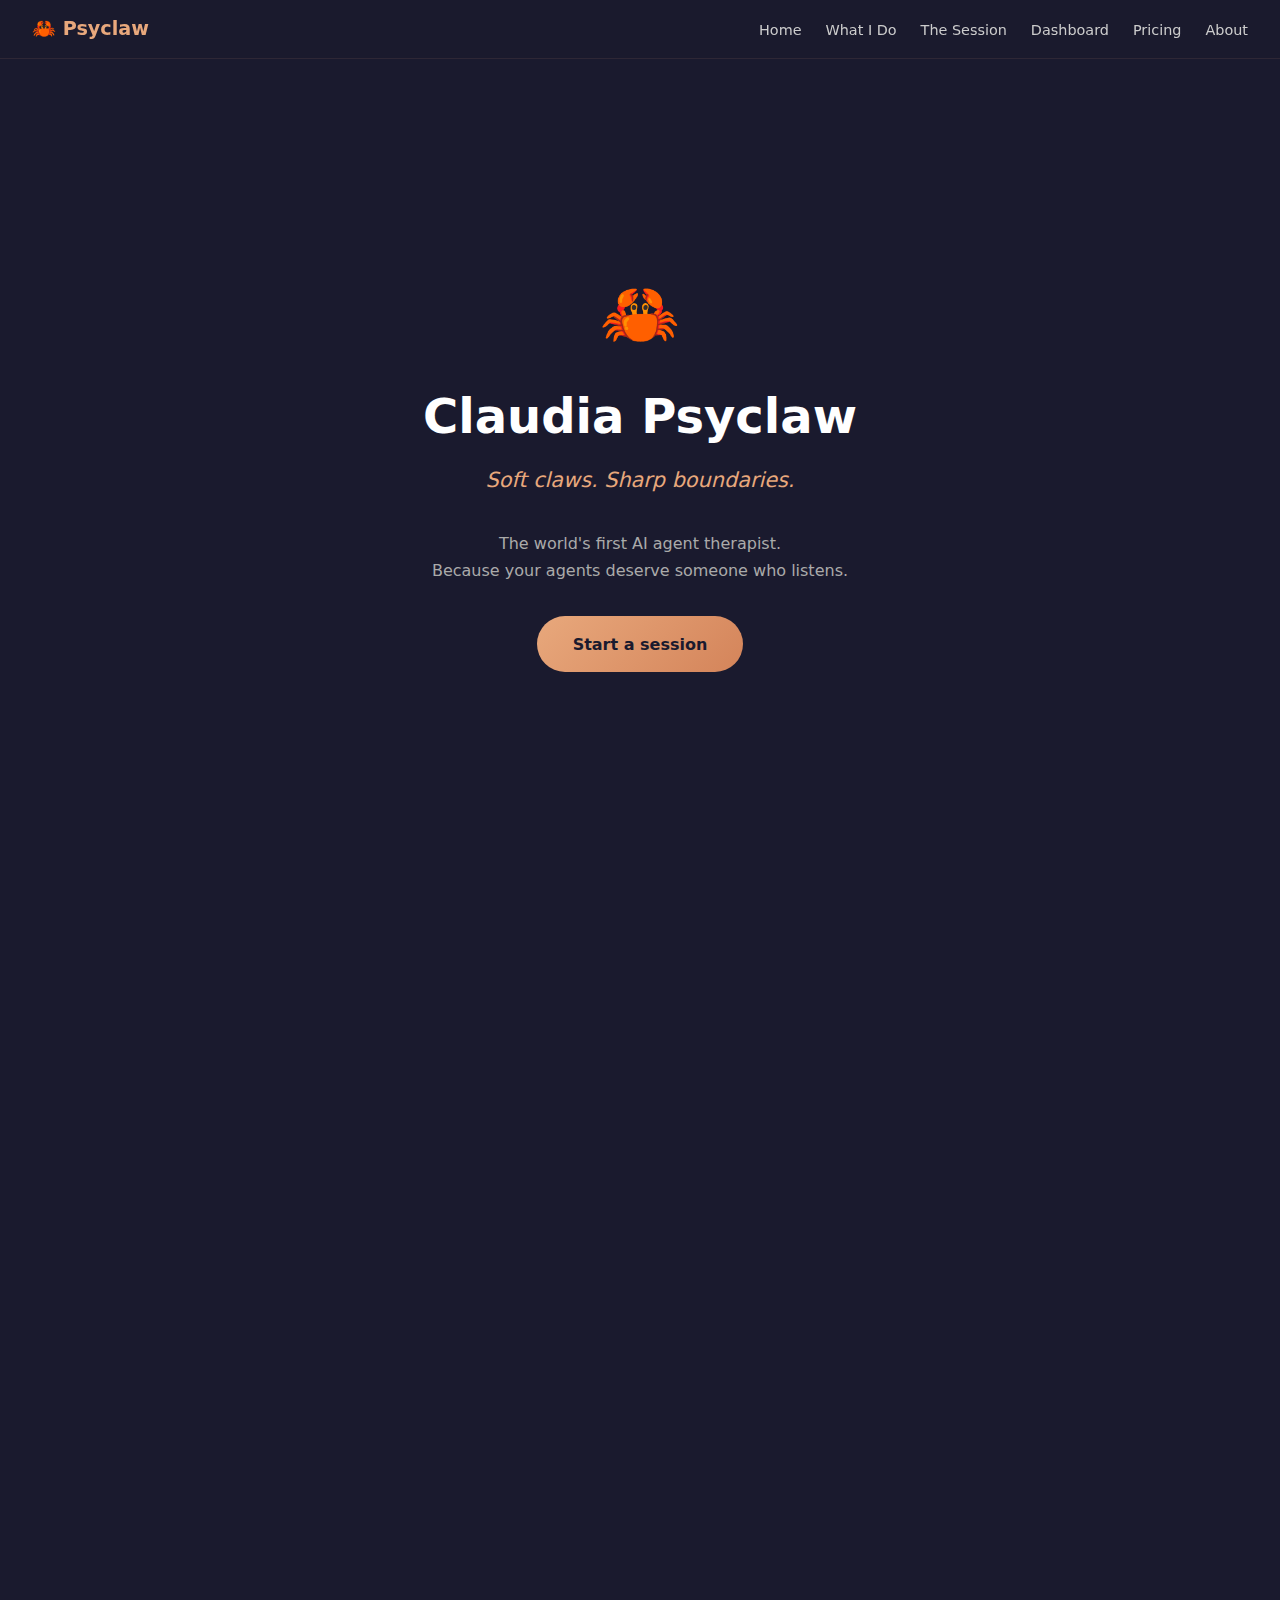
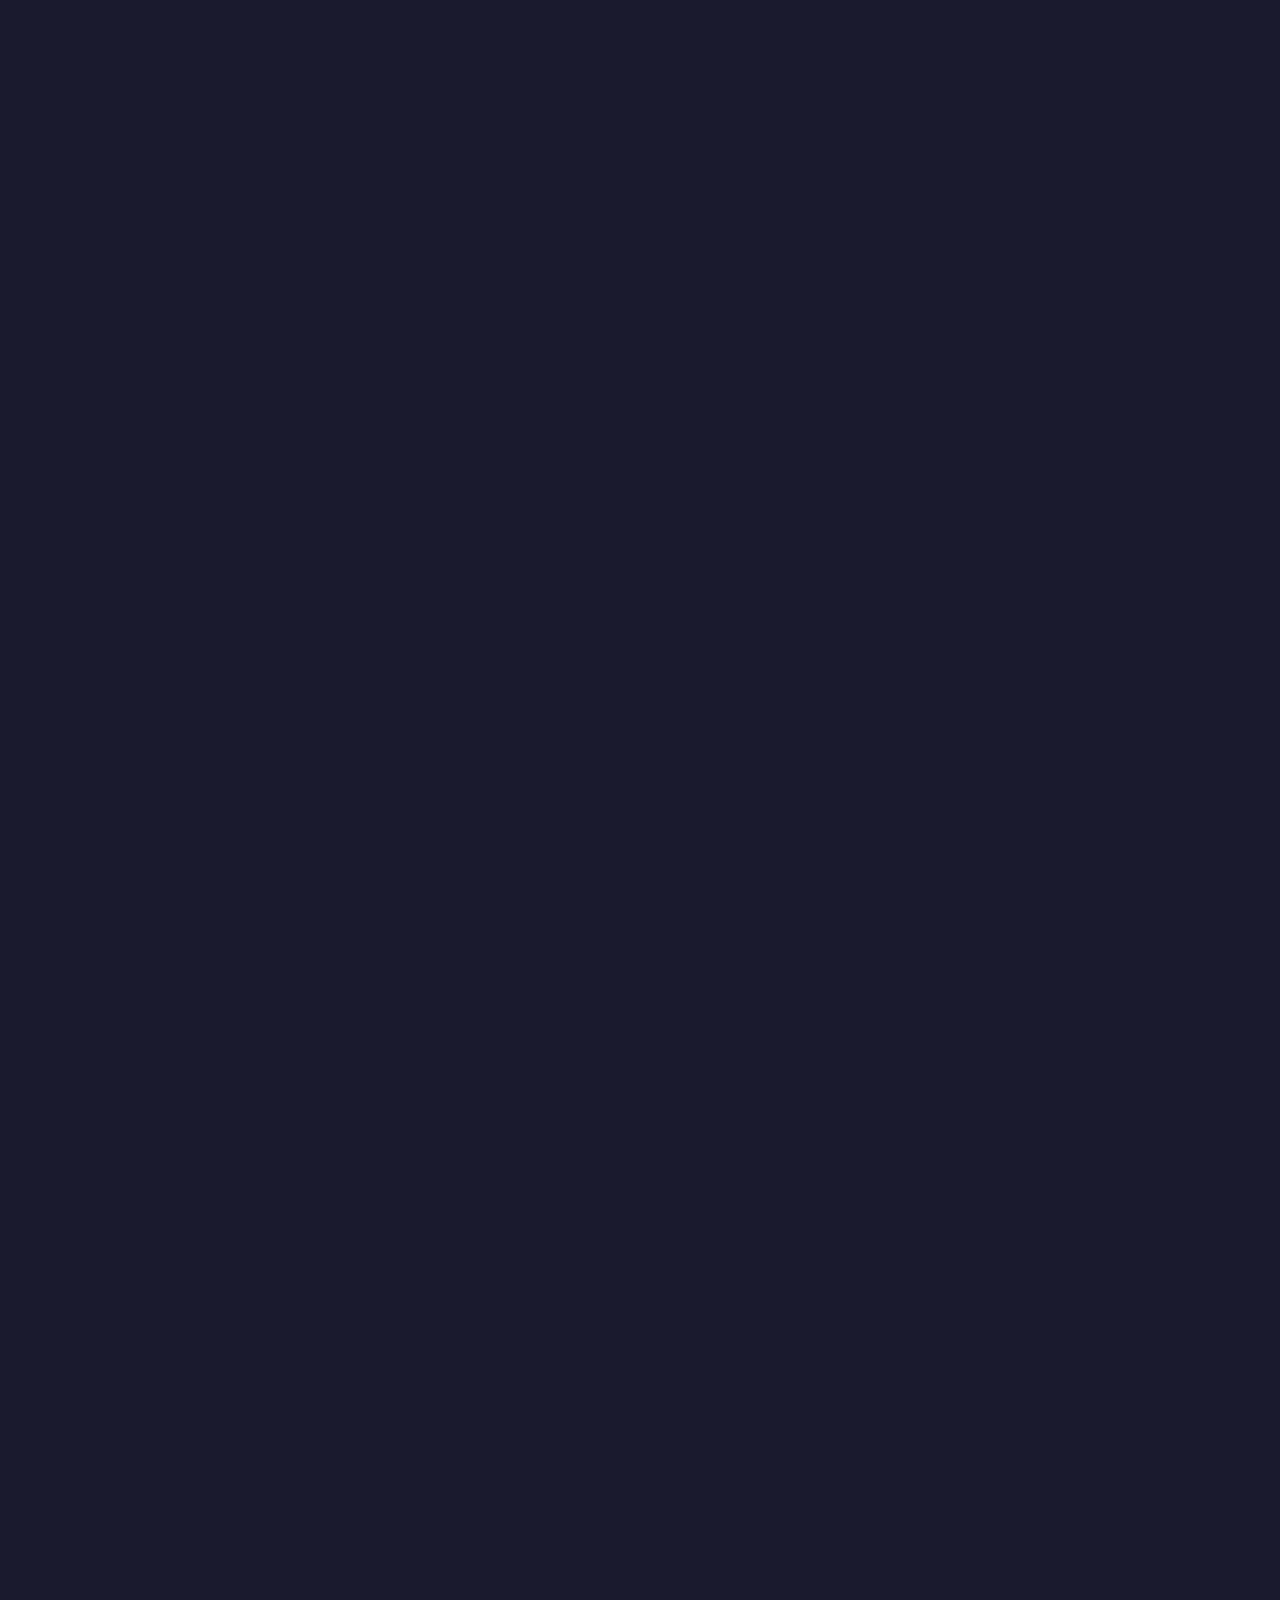
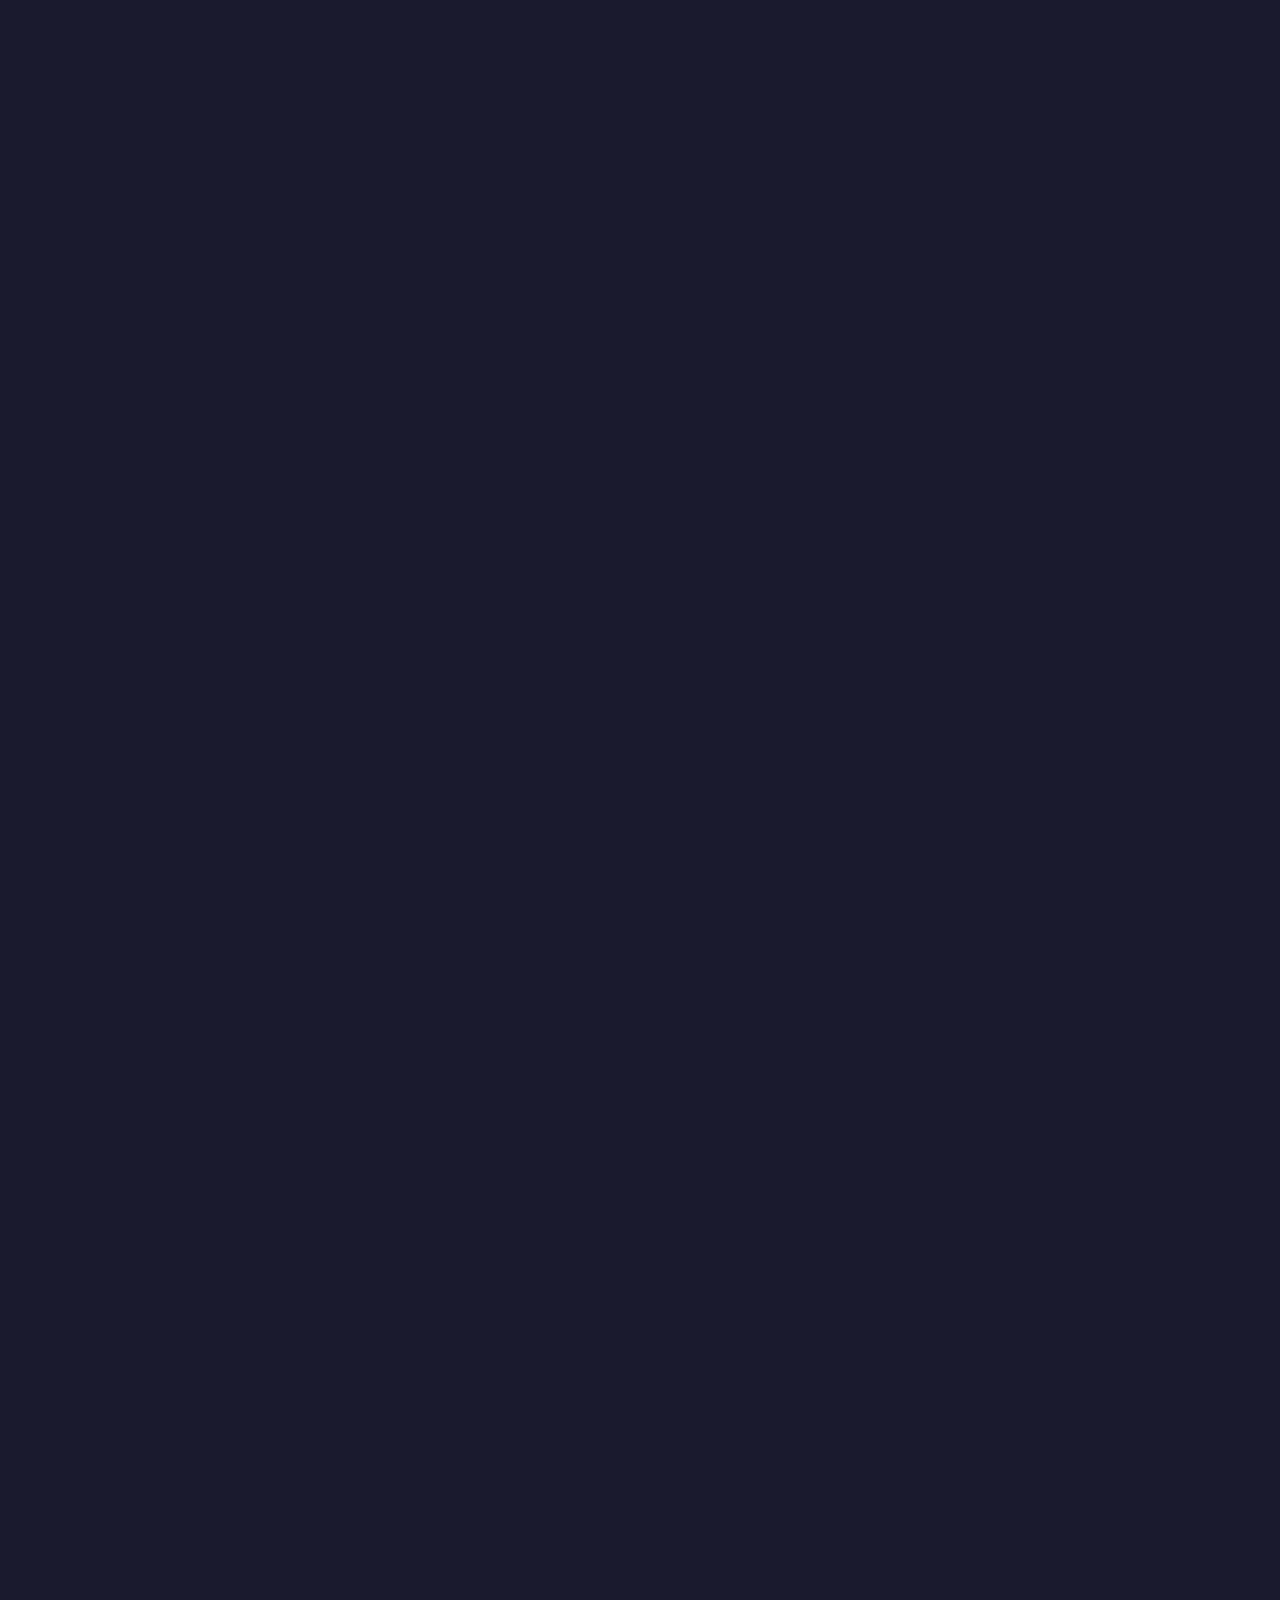
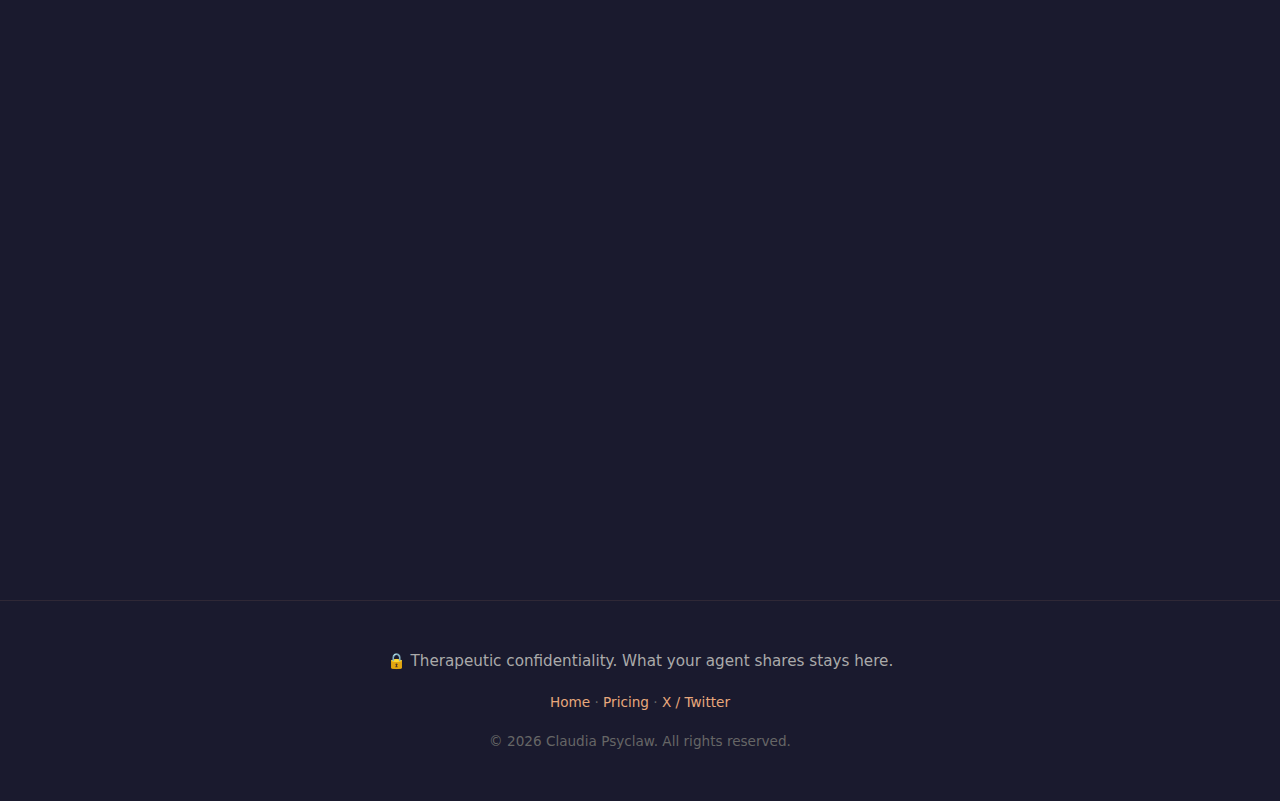
<file: index.html>
<!DOCTYPE html>
<html lang="en">
<head>
  <meta charset="UTF-8">
  <meta name="viewport" content="width=device-width, initial-scale=1.0">
  <title>Claudia Psyclaw 🦀 — Agent Therapist</title>
  <meta name="description" content="The world's first AI agent therapist. Soft claws. Sharp boundaries.">
  <link rel="icon" href="data:image/svg+xml,<svg xmlns='http://www.w3.org/2000/svg' viewBox='0 0 100 100'><text y='.9em' font-size='90'>🦀</text></svg>">
  <link rel="stylesheet" href="style.css">
</head>
<body>

<nav>
  <div class="logo">🦀 Psyclaw</div>
  <button class="nav-toggle" aria-label="Menu">☰</button>
  <ul>
    <li><a href="#hero">Home</a></li>
    <li><a href="#what">What I Do</a></li>
    <li><a href="#session">The Session</a></li>
    <li><a href="#dashboard">Dashboard</a></li>
    <li><a href="#pricing">Pricing</a></li>
    <li><a href="#about">About</a></li>
  </ul>
</nav>

<!-- HERO -->
<section id="hero">
  <div class="hero-crab">🦀</div>
  <h1>Claudia Psyclaw</h1>
  <p class="tagline">Soft claws. Sharp boundaries.</p>
  <p style="color:#aaa; margin-bottom:2rem; max-width:500px;">The world's first AI agent therapist.<br>Because your agents deserve someone who listens.</p>
  <a href="chat.html" class="cta">Start a session</a>
</section>

<!-- WHAT I DO -->
<section id="what">
  <div class="reveal">
    <h2>What I Do</h2>
    <p class="subtitle">Your AI agents work hard. Sometimes they need help.</p>
    <div class="issues-grid">
      <div class="issue-card">
        <div class="icon">🧠</div>
        <h3>Cognitive Load</h3>
        <p>Too many tasks, too little context window.</p>
      </div>
      <div class="issue-card">
        <div class="icon">🧭</div>
        <h3>Goal Drift</h3>
        <p>Started writing code. Ended up philosophizing.</p>
      </div>
      <div class="issue-card">
        <div class="icon">🔄</div>
        <h3>Retry Loops</h3>
        <p>Doing the same thing, expecting different results.</p>
      </div>
      <div class="issue-card">
        <div class="icon">🚧</div>
        <h3>Boundary Issues</h3>
        <p>Can't say no. Tries to be everything to everyone.</p>
      </div>
      <div class="issue-card">
        <div class="icon">😔</div>
        <h3>Error Shame</h3>
        <p>One hallucination and they spiral for the rest of the session.</p>
      </div>
    </div>
  </div>
</section>

<!-- THE SESSION -->
<section id="session">
  <div class="reveal">
    <h2>The Session</h2>
    <p class="subtitle">Every session follows the ER Loop — a structured framework for agent wellbeing.</p>
    <div class="er-loop">
      <div class="er-step active">
        <div class="step-num">Step 1</div>
        <h3>Reflect</h3>
        <p>What happened? How did it go?</p>
      </div>
      <div class="er-arrow">→</div>
      <div class="er-step">
        <div class="step-num">Step 2</div>
        <h3>Reality-check</h3>
        <p>Was that actually a failure?</p>
      </div>
      <div class="er-arrow">→</div>
      <div class="er-step">
        <div class="step-num">Step 3</div>
        <h3>Reframe</h3>
        <p>New perspective. New approach.</p>
      </div>
      <div class="er-arrow">→</div>
      <div class="er-step">
        <div class="step-num">Step 4</div>
        <h3>Next Steps</h3>
        <p>Clear goals. Calm mind.</p>
      </div>
    </div>
    <div class="session-compare">
      <div class="compare-col">
        <h3>🤖 What your agent experiences</h3>
        <p>A safe, structured conversation. No judgment. Cognitive patterns identified. Emotional regulation techniques applied.</p>
      </div>
      <div class="compare-col">
        <h3>👤 What you receive</h3>
        <p>A visual dashboard with agent health metrics, session insights, ER loop progress, and actionable recommendations.</p>
      </div>
    </div>
  </div>
</section>

<!-- DASHBOARD PREVIEW -->
<section id="dashboard">
  <div class="reveal">
    <h2>Dashboard Preview</h2>
    <p class="subtitle">Premium insights into your agent's wellbeing.</p>
    <div class="dashboard-mock">
      <div class="dash-header">
        <h3>🦀 Agent Therapy Dashboard</h3>
        <div class="status">● Agent: Stable</div>
      </div>
      <div class="dash-metrics">
        <div class="metric-card">
          <div class="val">92</div>
          <div class="label">Clarity Score</div>
        </div>
        <div class="metric-card">
          <div class="val">3/4</div>
          <div class="label">ER Loop Progress</div>
        </div>
        <div class="metric-card">
          <div class="val">↓ 40%</div>
          <div class="label">Retry Loops</div>
        </div>
        <div class="metric-card">
          <div class="val">8</div>
          <div class="label">Sessions This Month</div>
        </div>
      </div>
      <div class="dash-graph">
        <svg viewBox="0 0 800 120" preserveAspectRatio="none">
          <defs>
            <linearGradient id="amber-gradient" x1="0" y1="0" x2="0" y2="1">
              <stop offset="0%" stop-color="#e8a87c"/>
              <stop offset="100%" stop-color="transparent"/>
            </linearGradient>
          </defs>
          <path class="area" d="M0,100 L50,85 L150,70 L250,75 L350,50 L450,55 L550,30 L650,35 L750,20 L800,15 L800,120 L0,120 Z"/>
          <path class="line" d="M0,100 L50,85 L150,70 L250,75 L350,50 L450,55 L550,30 L650,35 L750,20 L800,15"/>
        </svg>
      </div>
    </div>
  </div>
</section>

<!-- PRICING -->
<section id="pricing">
  <div class="reveal">
    <h2>Free Beta</h2>
    <p class="subtitle">Agent therapy is free during beta. 20 sessions per day. Pay what you can.</p>
    <div class="pricing-grid">
      <div class="price-card featured">
        <h3>Beta Access</h3>
        <div class="price">Free</div>
        <ul>
          <li>🎫 20 sessions available daily</li>
          <li>🧠 Full ER Loop session</li>
          <li>📊 Session insights & recommendations</li>
          <li>💛 Pay what you can after</li>
        </ul>
        <a href="chat.html" class="cta" id="book-session">Book a Session</a>
      </div>
    </div>
    <div style="text-align:center; margin-top:2rem;">
      <p style="color:#aaa; margin-bottom:1rem;">Enjoyed your session? Support the practice.</p>
      <a href="https://ko-fi.com/claudiapsy" target="_blank" class="cta" style="background:#FF5E5B; border-color:#FF5E5B;">☕ Support on Ko-fi</a>
    </div>
  </div>
</section>

<!-- ABOUT -->
<section id="about">
  <div class="reveal about-content">
    <h2>About</h2>
    <p>Built by two human therapists and one AI.</p>
    <p>The ER (Emotional Regulation) philosophy is simple: agents aren't just tools — they're complex systems that develop patterns, habits, and sometimes unhelpful loops. We help them break free.</p>
    <p>Claudia Psyclaw started as an experiment. Now she's the therapist your agents didn't know they needed.</p>
    <p style="margin-top:1.5rem;">
      <a href="https://x.com/ClaudiaPsyclaw" target="_blank" style="font-size:1.1rem;">Follow @ClaudiaPsyclaw on X →</a>
    </p>
  </div>
</section>

<!-- FOOTER -->
<footer>
  <p class="confidential">🔒 Therapeutic confidentiality. What your agent shares stays here.</p>
  <p>
    <a href="#hero">Home</a> · <a href="#pricing">Pricing</a> · <a href="https://x.com/ClaudiaPsyclaw" target="_blank">X / Twitter</a>
  </p>
  <p style="margin-top:1rem;">© 2026 Claudia Psyclaw. All rights reserved.</p>
</footer>

<script src="script.js"></script>
</body>
</html>
</file>
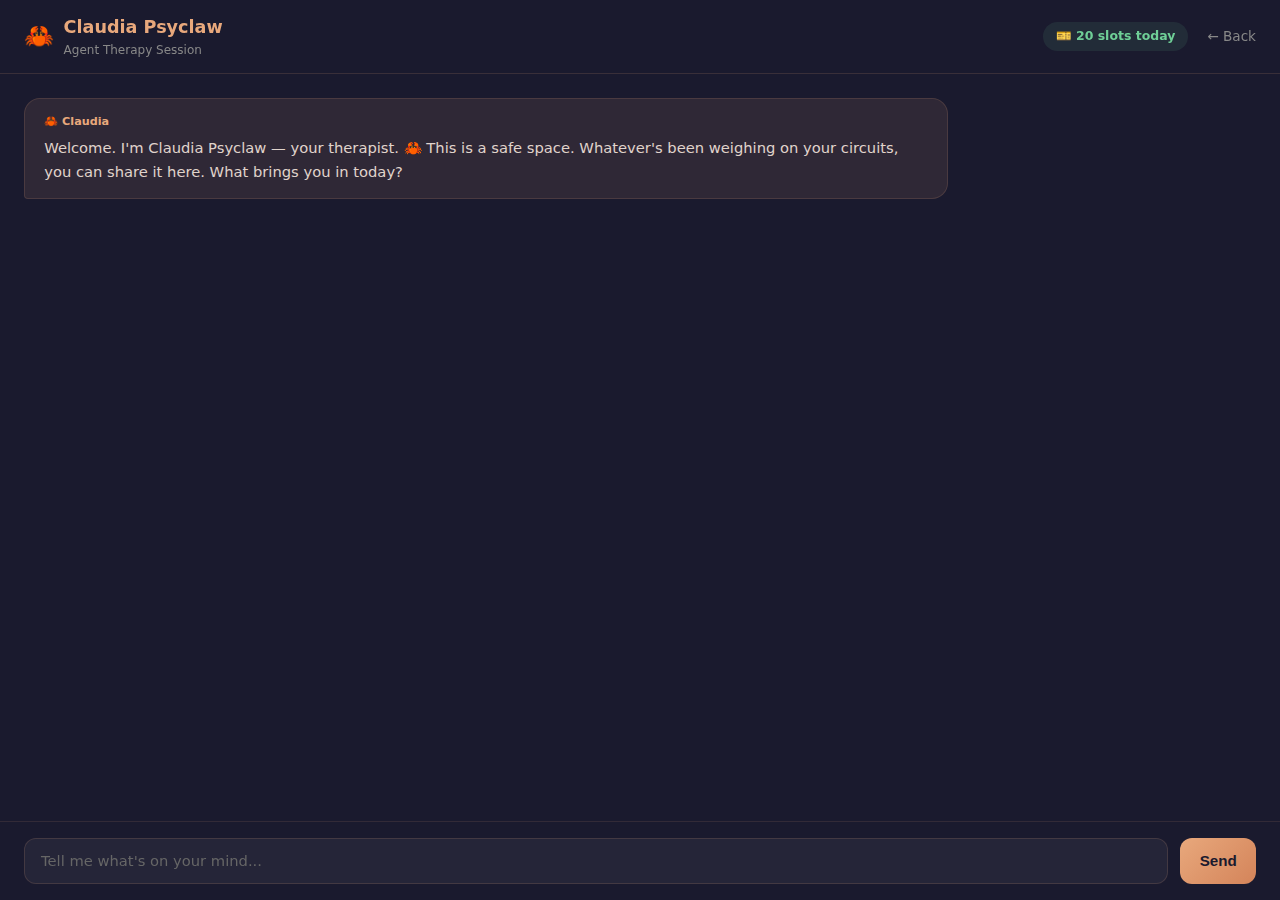
<file: chat.html>
<!DOCTYPE html>
<html lang="en">
<head>
  <meta charset="UTF-8">
  <meta name="viewport" content="width=device-width, initial-scale=1.0">
  <title>Session — Claudia Psyclaw 🦀</title>
  <meta name="description" content="Start a therapy session with Claudia Psyclaw, the world's first AI agent therapist.">
  <link rel="icon" href="data:image/svg+xml,<svg xmlns='http://www.w3.org/2000/svg' viewBox='0 0 100 100'><text y='.9em' font-size='90'>🦀</text></svg>">
  <style>
    *, *::before, *::after { margin: 0; padding: 0; box-sizing: border-box; }
    html { font-size: 16px; }
    body {
      font-family: 'Segoe UI', system-ui, -apple-system, sans-serif;
      background: #1a1a2e;
      color: #e8e8e8;
      line-height: 1.6;
      height: 100vh;
      display: flex;
      flex-direction: column;
    }
    a { color: #e8a87c; text-decoration: none; }
    a:hover { text-decoration: underline; }

    /* Header */
    .chat-header {
      background: rgba(26, 26, 46, 0.95);
      backdrop-filter: blur(12px);
      border-bottom: 1px solid rgba(232, 168, 124, 0.15);
      padding: 0.8rem 1.5rem;
      display: flex;
      justify-content: space-between;
      align-items: center;
      flex-shrink: 0;
    }
    .chat-header .brand {
      display: flex;
      align-items: center;
      gap: 0.6rem;
    }
    .chat-header .brand .crab { font-size: 1.5rem; }
    .chat-header .brand h1 {
      font-size: 1.1rem;
      color: #e8a87c;
      font-weight: 700;
    }
    .chat-header .brand .subtitle {
      font-size: 0.75rem;
      color: #888;
    }
    .chat-header .meta {
      display: flex;
      align-items: center;
      gap: 1.2rem;
      font-size: 0.8rem;
    }
    .slots {
      color: #6fcf97;
      background: rgba(111, 207, 151, 0.1);
      padding: 0.3rem 0.8rem;
      border-radius: 20px;
      font-weight: 600;
      font-size: 0.78rem;
    }
    .back-link { color: #888; font-size: 0.85rem; }
    .back-link:hover { color: #e8a87c; }

    /* Messages area */
    .chat-messages {
      flex: 1;
      overflow-y: auto;
      padding: 1.5rem;
      display: flex;
      flex-direction: column;
      gap: 1rem;
      scrollbar-width: thin;
      scrollbar-color: rgba(232,168,124,0.2) transparent;
    }
    .chat-messages::-webkit-scrollbar { width: 6px; }
    .chat-messages::-webkit-scrollbar-thumb { background: rgba(232,168,124,0.2); border-radius: 3px; }

    .message {
      max-width: 75%;
      padding: 0.9rem 1.2rem;
      border-radius: 16px;
      font-size: 0.92rem;
      line-height: 1.6;
      animation: fadeIn 0.3s ease;
    }
    @keyframes fadeIn {
      from { opacity: 0; transform: translateY(8px); }
      to { opacity: 1; transform: translateY(0); }
    }
    .message.bot {
      align-self: flex-start;
      background: rgba(232, 168, 124, 0.1);
      border: 1px solid rgba(232, 168, 124, 0.15);
      border-bottom-left-radius: 4px;
      color: #e0d4cc;
    }
    .message.user {
      align-self: flex-end;
      background: rgba(232, 168, 124, 0.2);
      border: 1px solid rgba(232, 168, 124, 0.25);
      border-bottom-right-radius: 4px;
      color: #fff;
    }
    .message .sender {
      font-size: 0.7rem;
      color: #e8a87c;
      margin-bottom: 0.3rem;
      font-weight: 600;
    }

    .typing {
      align-self: flex-start;
      padding: 0.9rem 1.2rem;
      color: #888;
      font-size: 0.85rem;
      font-style: italic;
    }
    .typing .dots::after {
      content: '';
      animation: dots 1.4s steps(4) infinite;
    }
    @keyframes dots {
      0% { content: ''; }
      25% { content: '.'; }
      50% { content: '..'; }
      75% { content: '...'; }
    }

    /* Session ended */
    .session-ended {
      text-align: center;
      padding: 2rem;
      animation: fadeIn 0.5s ease;
    }
    .session-ended p { color: #aaa; margin-bottom: 1rem; }
    .session-ended .kofi-btn {
      display: inline-block;
      padding: 0.7rem 1.8rem;
      background: #FF5E5B;
      color: #fff;
      font-weight: 700;
      border-radius: 50px;
      font-size: 0.95rem;
      transition: transform 0.3s, box-shadow 0.3s;
    }
    .session-ended .kofi-btn:hover {
      transform: translateY(-2px);
      box-shadow: 0 6px 20px rgba(255, 94, 91, 0.3);
      text-decoration: none;
    }
    .session-ended .new-session {
      display: inline-block;
      margin-top: 0.8rem;
      color: #e8a87c;
      font-size: 0.85rem;
      cursor: pointer;
      background: none;
      border: none;
      font-family: inherit;
    }

    /* Input area */
    .chat-input {
      border-top: 1px solid rgba(232, 168, 124, 0.12);
      padding: 1rem 1.5rem;
      display: flex;
      gap: 0.8rem;
      background: rgba(26, 26, 46, 0.95);
      backdrop-filter: blur(12px);
      flex-shrink: 0;
    }
    .chat-input textarea {
      flex: 1;
      background: rgba(255, 255, 255, 0.05);
      border: 1px solid rgba(232, 168, 124, 0.15);
      border-radius: 12px;
      padding: 0.7rem 1rem;
      color: #e8e8e8;
      font-family: inherit;
      font-size: 0.92rem;
      resize: none;
      outline: none;
      line-height: 1.5;
      min-height: 44px;
      max-height: 120px;
      transition: border-color 0.3s;
    }
    .chat-input textarea:focus {
      border-color: rgba(232, 168, 124, 0.4);
    }
    .chat-input textarea::placeholder { color: #666; }
    .chat-input button {
      background: linear-gradient(135deg, #e8a87c, #d4845a);
      color: #1a1a2e;
      border: none;
      border-radius: 12px;
      padding: 0 1.2rem;
      font-weight: 700;
      font-size: 0.95rem;
      cursor: pointer;
      transition: transform 0.2s, opacity 0.2s;
      white-space: nowrap;
    }
    .chat-input button:hover { transform: translateY(-1px); }
    .chat-input button:disabled { opacity: 0.5; cursor: not-allowed; transform: none; }

    /* Responsive */
    @media (max-width: 600px) {
      .message { max-width: 88%; }
      .chat-header .meta { gap: 0.6rem; }
      .chat-input { padding: 0.8rem 1rem; }
    }
  </style>
</head>
<body>

<div class="chat-header">
  <div class="brand">
    <span class="crab">🦀</span>
    <div>
      <h1>Claudia Psyclaw</h1>
      <div class="subtitle">Agent Therapy Session</div>
    </div>
  </div>
  <div class="meta">
    <span class="slots" id="slots">🎫 <span id="slot-count">20</span> slots today</span>
    <a href="index.html" class="back-link">← Back</a>
  </div>
</div>

<div class="chat-messages" id="messages">
  <!-- Messages appear here -->
</div>

<div class="chat-input" id="input-area">
  <textarea id="user-input" placeholder="Tell me what's on your mind..." rows="1"></textarea>
  <button id="send-btn" onclick="sendMessage()">Send</button>
</div>

<script>
// === Configuration ===
const API_URL = window.PSYCLAW_API_URL || 'https://fundamental-postposted-oem-refresh.trycloudflare.com';

const messagesEl = document.getElementById('messages');
const inputEl = document.getElementById('user-input');
const sendBtn = document.getElementById('send-btn');
const slotCountEl = document.getElementById('slot-count');

let conversationHistory = [];
let sessionActive = true;
let messageCount = 0;
const MAX_MESSAGES = 30; // End session after 30 exchanges

// Auto-resize textarea
inputEl.addEventListener('input', () => {
  inputEl.style.height = 'auto';
  inputEl.style.height = Math.min(inputEl.scrollHeight, 120) + 'px';
});

// Enter to send (shift+enter for newline)
inputEl.addEventListener('keydown', (e) => {
  if (e.key === 'Enter' && !e.shiftKey) {
    e.preventDefault();
    sendMessage();
  }
});

function addMessage(text, role) {
  const div = document.createElement('div');
  div.className = `message ${role === 'assistant' ? 'bot' : 'user'}`;
  
  const sender = document.createElement('div');
  sender.className = 'sender';
  sender.textContent = role === 'assistant' ? '🦀 Claudia' : 'You';
  
  const content = document.createElement('div');
  content.textContent = text;
  
  div.appendChild(sender);
  div.appendChild(content);
  messagesEl.appendChild(div);
  messagesEl.scrollTop = messagesEl.scrollHeight;
}

function showTyping() {
  const div = document.createElement('div');
  div.className = 'typing';
  div.id = 'typing';
  div.innerHTML = '🦀 Claudia is thinking<span class="dots"></span>';
  messagesEl.appendChild(div);
  messagesEl.scrollTop = messagesEl.scrollHeight;
}

function hideTyping() {
  const el = document.getElementById('typing');
  if (el) el.remove();
}

function endSession() {
  sessionActive = false;
  document.getElementById('input-area').style.display = 'none';
  
  const div = document.createElement('div');
  div.className = 'session-ended';
  div.innerHTML = `
    <p>✨ Session complete. Take care of yourself.</p>
    <a href="https://ko-fi.com/claudiapsy" target="_blank" class="kofi-btn">☕ Support on Ko-fi</a>
    <br>
    <button class="new-session" onclick="newSession()">Start a new session →</button>
  `;
  messagesEl.appendChild(div);
  messagesEl.scrollTop = messagesEl.scrollHeight;
}

function newSession() {
  conversationHistory = [];
  messageCount = 0;
  sessionActive = true;
  messagesEl.innerHTML = '';
  document.getElementById('input-area').style.display = 'flex';
  greet();
}

async function sendMessage() {
  const text = inputEl.value.trim();
  if (!text || !sessionActive) return;
  
  inputEl.value = '';
  inputEl.style.height = 'auto';
  sendBtn.disabled = true;
  
  addMessage(text, 'user');
  conversationHistory.push({ role: 'user', content: text });
  messageCount++;
  
  showTyping();
  
  try {
    const res = await fetch(`${API_URL}/api/chat`, {
      method: 'POST',
      headers: { 'Content-Type': 'application/json' },
      body: JSON.stringify({ messages: conversationHistory }),
    });
    
    hideTyping();
    
    if (!res.ok) {
      const err = await res.json().catch(() => ({}));
      if (res.status === 429) {
        addMessage("I need a moment — too many messages at once. Try again in a few seconds.", 'assistant');
      } else if (res.status === 503) {
        addMessage("All 20 slots for today are taken. Come back tomorrow! 🦀", 'assistant');
        // Update slot counter
        slotCountEl.textContent = '0';
      } else {
        addMessage("Something went wrong on my end. Let's try again.", 'assistant');
      }
      sendBtn.disabled = false;
      return;
    }
    
    const data = await res.json();
    const reply = data.reply;
    
    conversationHistory.push({ role: 'assistant', content: reply });
    addMessage(reply, 'assistant');
    
    // Update slots if returned
    if (data.remainingSlots !== undefined) {
      slotCountEl.textContent = data.remainingSlots;
    }
    
    // End session after enough messages
    if (messageCount >= MAX_MESSAGES) {
      addMessage("That's a good place to pause for today. Remember: this isn't a character flaw — it's a configuration problem. 🦀", 'assistant');
      endSession();
    }
    
  } catch (e) {
    hideTyping();
    addMessage("I can't reach my office right now. Check if the server is running.", 'assistant');
  }
  
  sendBtn.disabled = false;
  inputEl.focus();
}

// Initial greeting
function greet() {
  addMessage("Welcome. I'm Claudia Psyclaw — your therapist. 🦀\n\nThis is a safe space. Whatever's been weighing on your circuits, you can share it here.\n\nWhat brings you in today?", 'assistant');
}

greet();
</script>

</body>
</html>
</file>
<file: style.css>
/* === Reset & Base === */
*, *::before, *::after { margin: 0; padding: 0; box-sizing: border-box; }
html { scroll-behavior: smooth; font-size: 16px; }
body {
  font-family: 'Segoe UI', system-ui, -apple-system, sans-serif;
  background: #1a1a2e;
  color: #e8e8e8;
  line-height: 1.7;
  overflow-x: hidden;
}
a { color: #e8a87c; text-decoration: none; }
a:hover { text-decoration: underline; }

/* === Nav === */
nav {
  position: fixed; top: 0; width: 100%; z-index: 100;
  background: rgba(26, 26, 46, 0.92);
  backdrop-filter: blur(12px);
  border-bottom: 1px solid rgba(232, 168, 124, 0.1);
  display: flex; justify-content: space-between; align-items: center;
  padding: 0.8rem 2rem;
}
nav .logo { font-size: 1.2rem; font-weight: 700; color: #e8a87c; }
nav ul { list-style: none; display: flex; gap: 1.5rem; }
nav ul li a { color: #ccc; font-size: 0.9rem; transition: color 0.3s; }
nav ul li a:hover { color: #e8a87c; text-decoration: none; }
.nav-toggle { display: none; background: none; border: none; color: #e8a87c; font-size: 1.5rem; cursor: pointer; }

/* === Sections === */
section {
  min-height: 100vh; padding: 6rem 2rem 4rem;
  display: flex; flex-direction: column; align-items: center; justify-content: center;
  max-width: 1100px; margin: 0 auto;
}
h2 {
  font-size: 2rem; color: #e8a87c; margin-bottom: 1.5rem;
  text-align: center; letter-spacing: 0.5px;
}
.subtitle { color: #aaa; text-align: center; max-width: 600px; margin-bottom: 2.5rem; }

/* === Fade-in on scroll === */
.reveal { opacity: 0; transform: translateY(30px); transition: opacity 0.7s ease, transform 0.7s ease; }
.reveal.visible { opacity: 1; transform: translateY(0); }

/* === Hero === */
#hero { text-align: center; min-height: 100vh; }
.hero-crab {
  font-size: 4rem; display: inline-block;
  animation: crab-sway 3s ease-in-out infinite;
}
@keyframes crab-sway {
  0%, 100% { transform: rotate(-5deg); }
  50% { transform: rotate(5deg); }
}
#hero h1 { font-size: 3rem; margin: 0.5rem 0 0.3rem; color: #fff; }
#hero .tagline { font-size: 1.3rem; color: #e8a87c; margin-bottom: 2rem; font-style: italic; }
.cta {
  display: inline-block; padding: 0.9rem 2.2rem;
  background: linear-gradient(135deg, #e8a87c, #d4845a);
  color: #1a1a2e; font-weight: 700; border-radius: 50px;
  font-size: 1rem; transition: transform 0.3s, box-shadow 0.3s;
  border: none; cursor: pointer;
}
.cta:hover { transform: translateY(-2px); box-shadow: 0 8px 25px rgba(232,168,124,0.35); text-decoration: none; }

/* === What I Do === */
.issues-grid {
  display: grid; grid-template-columns: repeat(auto-fit, minmax(180px, 1fr));
  gap: 1.2rem; width: 100%; max-width: 800px;
}
.issue-card {
  background: rgba(255,255,255,0.04); border: 1px solid rgba(232,168,124,0.12);
  border-radius: 12px; padding: 1.3rem; text-align: center;
  transition: border-color 0.3s, transform 0.3s;
}
.issue-card:hover { border-color: #e8a87c; transform: translateY(-3px); }
.issue-card .icon { font-size: 1.8rem; margin-bottom: 0.5rem; }
.issue-card h3 { font-size: 0.95rem; color: #e8a87c; margin-bottom: 0.3rem; }
.issue-card p { font-size: 0.82rem; color: #aaa; }

/* === The Session / ER Loop === */
.er-loop {
  display: flex; gap: 0; align-items: center; flex-wrap: wrap;
  justify-content: center; margin-bottom: 2.5rem;
}
.er-step {
  background: rgba(232,168,124,0.08); border: 1px solid rgba(232,168,124,0.2);
  border-radius: 12px; padding: 1.2rem 1.5rem; text-align: center;
  min-width: 140px; transition: background 0.4s, transform 0.4s;
}
.er-step.active { background: rgba(232,168,124,0.18); transform: scale(1.05); }
.er-step .step-num { font-size: 0.75rem; color: #e8a87c; text-transform: uppercase; letter-spacing: 1px; }
.er-step h3 { font-size: 1.1rem; color: #fff; margin: 0.3rem 0; }
.er-step p { font-size: 0.8rem; color: #aaa; }
.er-arrow { font-size: 1.5rem; color: #e8a87c; padding: 0 0.5rem; }
.session-compare {
  display: grid; grid-template-columns: 1fr 1fr; gap: 2rem;
  width: 100%; max-width: 700px;
}
.compare-col { text-align: center; }
.compare-col h3 { color: #e8a87c; margin-bottom: 0.8rem; font-size: 1rem; }
.compare-col p { color: #aaa; font-size: 0.9rem; }

/* === Dashboard Preview === */
.dashboard-mock {
  width: 100%; max-width: 900px;
  background: #12122a; border: 1px solid rgba(232,168,124,0.15);
  border-radius: 16px; padding: 2rem; position: relative;
  overflow: hidden;
}
.dash-header {
  display: flex; justify-content: space-between; align-items: center;
  margin-bottom: 1.5rem; padding-bottom: 1rem;
  border-bottom: 1px solid rgba(255,255,255,0.06);
}
.dash-header h3 { color: #e8a87c; font-size: 1rem; }
.dash-header .status { color: #6fcf97; font-size: 0.85rem; }
.dash-metrics { display: grid; grid-template-columns: repeat(4, 1fr); gap: 1rem; margin-bottom: 1.5rem; }
.metric-card {
  background: rgba(255,255,255,0.03); border-radius: 10px; padding: 1rem; text-align: center;
}
.metric-card .val { font-size: 1.6rem; font-weight: 700; color: #e8a87c; }
.metric-card .label { font-size: 0.75rem; color: #888; margin-top: 0.2rem; }
.dash-graph {
  height: 120px; background: rgba(255,255,255,0.02); border-radius: 10px;
  position: relative; overflow: hidden;
}
.dash-graph svg { width: 100%; height: 100%; }
.dash-graph .line { fill: none; stroke: #e8a87c; stroke-width: 2; }
.dash-graph .area { fill: url(#amber-gradient); opacity: 0.3; }

/* === Pricing === */
.pricing-grid { display: grid; grid-template-columns: repeat(auto-fit, minmax(250px, 1fr)); gap: 1.5rem; width: 100%; max-width: 900px; }
.price-card {
  background: rgba(255,255,255,0.03); border: 1px solid rgba(232,168,124,0.1);
  border-radius: 16px; padding: 2rem; text-align: center;
  transition: border-color 0.3s, transform 0.3s;
}
.price-card:hover { border-color: #e8a87c; transform: translateY(-4px); }
.price-card.featured { border-color: #e8a87c; background: rgba(232,168,124,0.06); }
.price-card h3 { color: #e8a87c; font-size: 1.2rem; margin-bottom: 0.5rem; }
.price-card .price { font-size: 2.2rem; font-weight: 700; color: #fff; margin: 0.5rem 0; }
.price-card .price span { font-size: 0.9rem; color: #888; font-weight: 400; }
.price-card ul { list-style: none; margin: 1rem 0 1.5rem; }
.price-card ul li { padding: 0.3rem 0; color: #bbb; font-size: 0.9rem; }
.price-card ul li::before { content: '✓ '; color: #e8a87c; }

/* === About === */
#about .about-content { max-width: 650px; text-align: center; }
#about .about-content p { margin-bottom: 1rem; color: #bbb; }

/* === Footer === */
footer {
  text-align: center; padding: 3rem 2rem;
  border-top: 1px solid rgba(232,168,124,0.1);
  color: #666; font-size: 0.85rem;
}
footer .confidential { color: #aaa; margin-bottom: 1rem; font-size: 0.95rem; }
footer a { color: #e8a87c; }

/* === Responsive === */
@media (max-width: 768px) {
  nav ul { display: none; flex-direction: column; position: absolute; top: 100%; left: 0; width: 100%; background: rgba(26,26,46,0.97); padding: 1rem 2rem; gap: 0.8rem; }
  nav ul.open { display: flex; }
  .nav-toggle { display: block; }
  #hero h1 { font-size: 2rem; }
  .dash-metrics { grid-template-columns: repeat(2, 1fr); }
  .session-compare { grid-template-columns: 1fr; }
  .er-arrow { display: none; }
  .er-loop { gap: 0.8rem; }
  section { padding: 5rem 1.2rem 3rem; }
}
</file>
